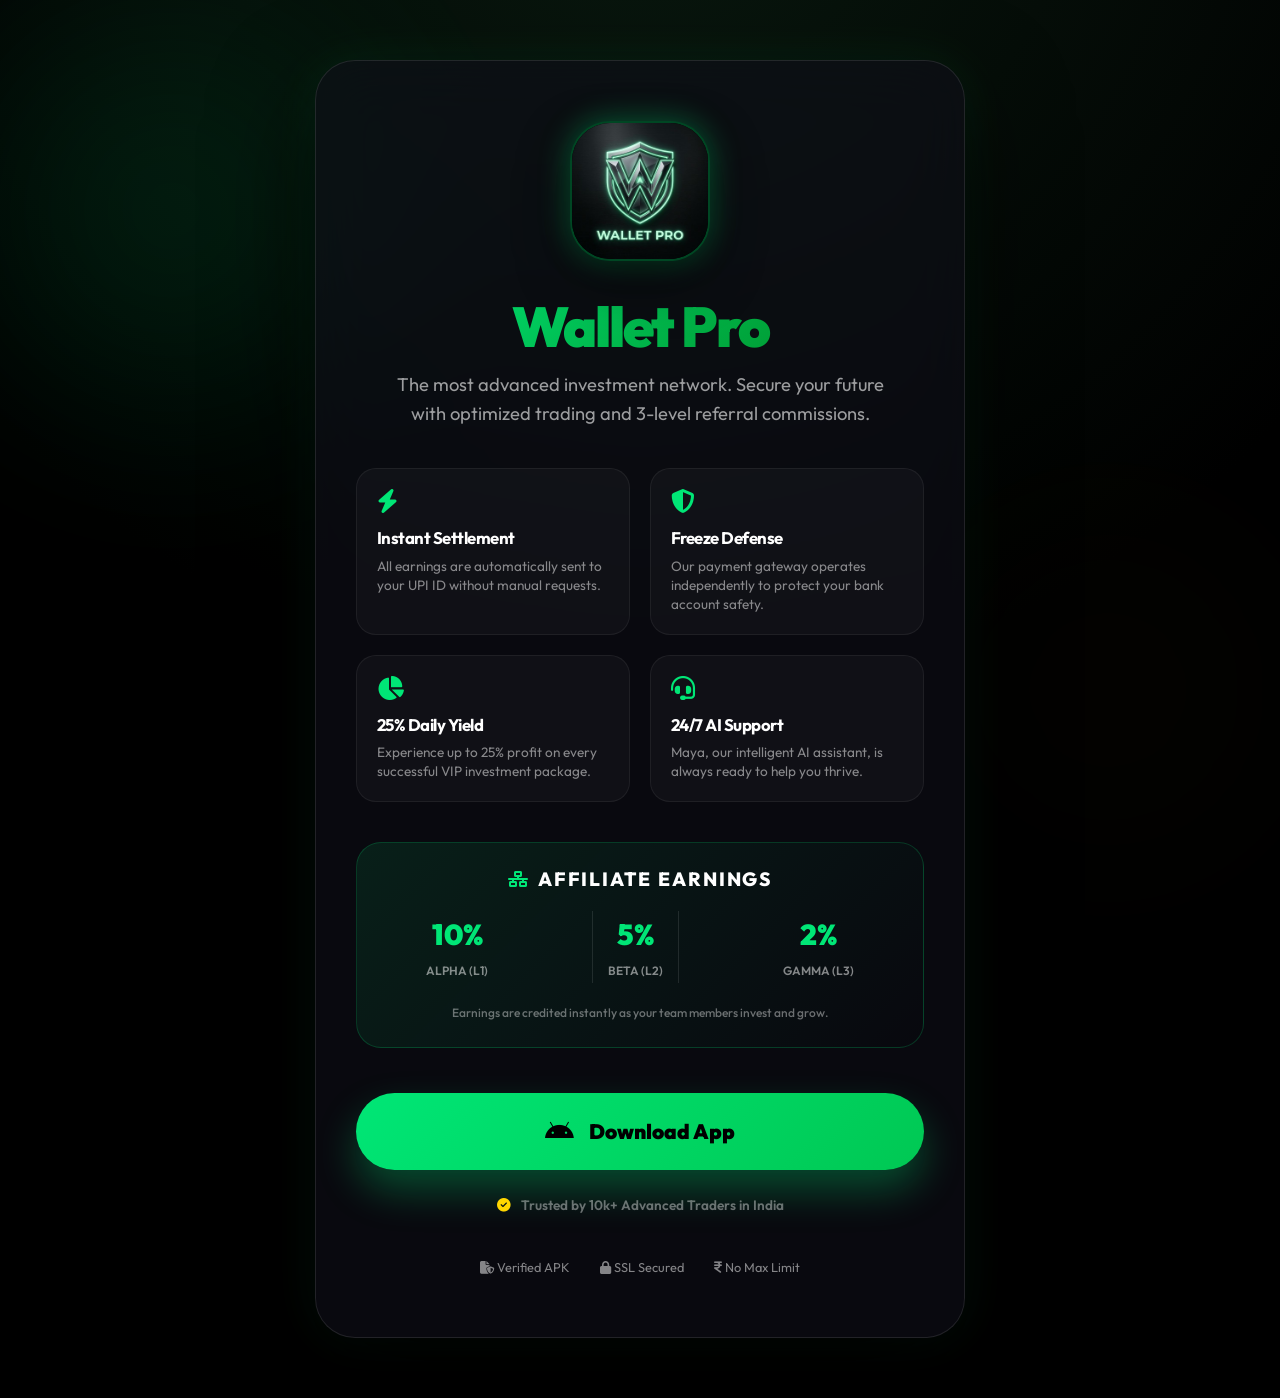
<file: download.html>
<!DOCTYPE html>
<html lang="en">
<head>
    <meta charset="UTF-8">
    <meta name="viewport" content="width=device-width, initial-scale=1.0">
    <title>Download Wallet Pro | Premium Investment App</title>
    <!-- Fonts -->
    <link rel="preconnect" href="https://fonts.googleapis.com">
    <link rel="preconnect" href="https://fonts.gstatic.com" crossorigin>
    <link href="https://fonts.googleapis.com/css2?family=Outfit:wght@300;400;500;600;700;800;900&display=swap" rel="stylesheet">
    <!-- Icons -->
    <link rel="stylesheet" href="https://cdnjs.cloudflare.com/ajax/libs/font-awesome/6.4.0/css/all.min.css">
    <!-- Global Styles -->
    <link rel="stylesheet" href="styles.css">
    
    <style>
        :root {
            --brand-main: #00e676;
            --brand-dark: #050a06;
            --brand-glow: rgba(0, 230, 118, 0.4);
        }
        
        body {
            font-family: 'Outfit', sans-serif;
            background: #000;
            color: white;
            margin: 0;
            padding: 0;
            overflow-x: hidden;
        }

        /* Animated Ambient Background */
        .ambient-bg {
            position: fixed;
            inset: 0;
            z-index: -1;
            background: radial-gradient(circle at 50% -20%, #0a1a10 0%, #000 70%);
        }

        .glow-sphere {
            position: absolute;
            width: 600px;
            height: 600px;
            background: radial-gradient(circle, var(--brand-glow) 0%, transparent 70%);
            border-radius: 50%;
            filter: blur(80px);
            opacity: 0.3;
            animation: pulse-glow 10s infinite alternate;
        }

        @keyframes pulse-glow {
            from { opacity: 0.2; transform: scale(1); }
            to { opacity: 0.4; transform: scale(1.2); }
        }

        /* Hero Container */
        .container-hero {
            max-width: 1100px;
            margin: 0 auto;
            padding: 60px 20px;
            display: flex;
            flex-direction: column;
            align-items: center;
        }

        .hero-card {
            background: rgba(15, 15, 25, 0.6);
            backdrop-filter: blur(30px);
            -webkit-backdrop-filter: blur(30px);
            border: 1px solid rgba(255, 255, 255, 0.1);
            border-radius: 40px;
            padding: 60px 40px;
            width: 100%;
            max-width: 650px;
            text-align: center;
            box-shadow: 0 40px 100px rgba(0,0,0,0.8), 0 0 50px rgba(0, 230, 118, 0.1);
            position: relative;
        }

        @keyframes float {
            0%, 100% { transform: translateY(0); }
            50% { transform: translateY(-15px); }
        }

        .app-logo-main {
            width: 140px;
            height: 140px;
            border-radius: 40px;
            margin-bottom: 30px;
            box-shadow: 0 20px 50px rgba(0,0,0,0.5), 0 0 30px rgba(0, 230, 118, 0.4);
            border: 2.5px solid rgba(0, 230, 118, 0.3);
            animation: float 5s infinite ease-in-out;
            background: #000;
            display: relative;
            z-index: 5;
        }

        h1.hero-title {
            font-size: 3.5rem;
            font-weight: 900;
            margin: 0 0 15px 0;
            letter-spacing: -0.04em;
            line-height: 1;
        }

        p.hero-subtitle {
            font-size: 1.15rem;
            color: rgba(255,255,255,0.6);
            line-height: 1.6;
            margin-bottom: 40px;
            max-width: 500px;
            margin-left: auto;
            margin-right: auto;
        }

        /* Features Section */
        .grid-features {
            display: grid;
            grid-template-columns: 1fr 1fr;
            gap: 20px;
            margin-bottom: 40px;
            text-align: left;
        }

        .feature-card {
            background: rgba(255,255,255,0.03);
            border: 1px solid rgba(255,255,255,0.06);
            padding: 20px;
            border-radius: 20px;
            transition: transform 0.3s;
        }

        .feature-card:hover {
            background: rgba(255,255,255,0.05);
            transform: translateY(-5px);
        }

        .feature-card i {
            font-size: 1.5rem;
            color: var(--brand-main);
            margin-bottom: 15px;
            display: block;
        }

        .feature-card h3 {
            font-size: 1.05rem;
            margin: 0 0 8px 0;
            color: white;
            font-weight: 700;
        }

        .feature-card p {
            font-size: 0.85rem;
            color: rgba(255,255,255,0.5);
            margin: 0;
            line-height: 1.4;
        }

        /* Commission Section */
        .commission-box {
            background: linear-gradient(135deg, rgba(0, 230, 118, 0.1), rgba(0,0,0,0));
            border: 1px solid rgba(0, 230, 118, 0.2);
            border-radius: 25px;
            padding: 25px;
            margin-bottom: 45px;
        }

        .comm-header {
            display: flex;
            align-items: center;
            justify-content: center;
            gap: 10px;
            margin-bottom: 20px;
        }

        .comm-header h2 {
            font-size: 1.2rem;
            margin: 0;
            text-transform: uppercase;
            letter-spacing: 0.1em;
            font-weight: 800;
        }

        .comm-tiers {
            display: flex;
            justify-content: space-around;
            gap: 15px;
        }

        .tier-item {
            text-align: center;
        }

        .tier-val {
            font-size: 1.8rem;
            font-weight: 900;
            color: var(--brand-main);
            display: block;
        }

        .tier-label {
            font-size: 0.75rem;
            color: rgba(255,255,255,0.5);
            font-weight: 600;
            text-transform: uppercase;
        }

        /* Action Buttons */
        .btn-download {
            background: linear-gradient(135deg, #00e676, #00c853);
            color: black;
            text-decoration: none;
            padding: 22px 40px;
            border-radius: 60px;
            font-size: 1.3rem;
            font-weight: 900;
            display: flex;
            align-items: center;
            justify-content: center;
            gap: 15px;
            box-shadow: 0 20px 40px rgba(0, 230, 118, 0.3);
            transition: all 0.3s;
            margin-bottom: 25px;
        }

        .btn-download:hover {
            transform: scale(1.05);
            box-shadow: 0 25px 60px rgba(0, 230, 118, 0.5);
        }

        .btn-download i {
            font-size: 1.6rem;
        }

        .trust-badge {
            display: flex;
            align-items: center;
            justify-content: center;
            gap: 10px;
            font-size: 0.85rem;
            color: rgba(255,255,255,0.4);
            font-weight: 600;
        }

        .trust-badge i {
            color: #ffd700;
        }

        /* Mobile Adjustments */
        @media (max-width: 600px) {
            h1.hero-title { font-size: 2.5rem; }
            .grid-features { grid-template-columns: 1fr; }
            .hero-card { padding: 40px 20px; }
            .comm-tiers { flex-direction: column; gap: 20px; }
        }
    </style>
</head>
<body>

    <div class="ambient-bg">
        <div class="glow-sphere" style="top: -10%; left: -10%;"></div>
        <div class="glow-sphere" style="bottom: -10%; right: -10%; background: radial-gradient(circle, #ffd70010 0%, transparent 70%);"></div>
    </div>

    <div class="container-hero">
        <div class="hero-card">
            
            <img src="wallet_logo_1024.png" alt="Wallet Pro" class="app-logo-main">

            <h1 class="hero-title text-gradient">Wallet Pro</h1>
            <p class="hero-subtitle">The most advanced investment network. Secure your future with optimized trading and 3-level referral commissions.</p>

            <!-- Features Grid -->
            <div class="grid-features">
                <div class="feature-card">
                    <i class="fa-solid fa-bolt"></i>
                    <h3>Instant Settlement</h3>
                    <p>All earnings are automatically sent to your UPI ID without manual requests.</p>
                </div>
                <div class="feature-card">
                    <i class="fa-solid fa-shield-halved"></i>
                    <h3>Freeze Defense</h3>
                    <p>Our payment gateway operates independently to protect your bank account safety.</p>
                </div>
                <div class="feature-card">
                    <i class="fa-solid fa-chart-pie"></i>
                    <h3>25% Daily Yield</h3>
                    <p>Experience up to 25% profit on every successful VIP investment package.</p>
                </div>
                <div class="feature-card">
                    <i class="fa-solid fa-headset"></i>
                    <h3>24/7 AI Support</h3>
                    <p>Maya, our intelligent AI assistant, is always ready to help you thrive.</p>
                </div>
            </div>

            <!-- Commission Highlight -->
            <div class="commission-box">
                <div class="comm-header">
                    <i class="fa-solid fa-network-wired" style="color:#00e676;"></i>
                    <h2>Affiliate Earnings</h2>
                </div>
                <div class="comm-tiers">
                    <div class="tier-item">
                        <span class="tier-val">10%</span>
                        <span class="tier-label">Alpha (L1)</span>
                    </div>
                    <div class="tier-item" style="border-left: 1px solid rgba(255,255,255,0.1); border-right: 1px solid rgba(255,255,255,0.1); padding: 0 15px;">
                        <span class="tier-val">5%</span>
                        <span class="tier-label">Beta (L2)</span>
                    </div>
                    <div class="tier-item">
                        <span class="tier-val">2%</span>
                        <span class="tier-label">Gamma (L3)</span>
                    </div>
                </div>
                <p style="font-size: 0.75rem; color: rgba(255,255,255,0.4); margin-top: 20px; font-weight: 500;">Earnings are credited instantly as your team members invest and grow.</p>
            </div>

            <!-- Updated to use the local APK file provided by you -->
            <a href="wallet%20pro.apk" download="WalletPro.apk" class="btn-download">
                <i class="fa-brands fa-android"></i> Download App
            </a>

            <div class="trust-badge">
                <i class="fa-solid fa-circle-check"></i>
                <span>Trusted by 10k+ Advanced Traders in India</span>
            </div>

            <div style="margin-top: 40px; display: flex; justify-content: center; gap: 30px; opacity: 0.5; font-size: 0.8rem;">
                 <span><i class="fa-solid fa-file-shield"></i> Verified APK</span>
                 <span><i class="fa-solid fa-lock"></i> SSL Secured</span>
                 <span><i class="fa-solid fa-indian-rupee-sign"></i> No Max Limit</span>
        </div>
    </div>

</body>
</html>
</html>
</file>
<file: styles.css>
/* =============================================
   WALLET PRO - PREMIUM DARK UI
   Enhanced Design System v2.0
   ============================================= */

@import url('https://fonts.googleapis.com/css2?family=Inter:wght@300;400;500;600;700;800;900&display=swap');

:root {
    /* Colors - Green and Black Gradient Theme */
    --bg-color: #000000;
    --bg-secondary: #050a06;
    --bg-primary: #000000;
    --card-bg: rgba(0, 40, 20, 0.2);
    --card-bg-solid: #08120a;
    --card-border: rgba(0, 200, 83, 0.12);
    --card-border-hover: rgba(0, 200, 83, 0.3);

    --text-primary: #ffffff;
    --text-muted: #81c784;
    --text-secondary: #e0f2f1;

    /* Accent - Neon Mint & Forest */
    --accent-start: #00e676;
    --accent-end: #008822;
    --accent-gradient: linear-gradient(135deg, var(--accent-start), var(--accent-end));
    --accent-glow: rgba(0, 230, 118, 0.35);

    /* Semantic */
    --success: #00e676;
    --success-bg: rgba(5, 255, 113, 0.08);
    --pending: #ffab00;
    --pending-bg: rgba(255, 171, 0, 0.08);
    --failed: #ff5252;
    --failed-bg: rgba(255, 82, 82, 0.08);
    --danger: #ff5252;
    --warning: #ffd700;

    /* Surfaces */
    --nav-bg: rgba(0, 0, 0, 0.95);
    --glass: rgba(18, 38, 26, 0.45);
    --glass-hover: rgba(18, 38, 26, 0.65);
    --border-glass: rgba(0, 200, 83, 0.1);
    --border-glow: rgba(0, 200, 83, 0.2);
    --glass-border: rgba(0, 230, 118, 0.15);

    /* Shadows - Deep Dim */
    --shadow-sm: 0 4px 12px rgba(0,0,0,0.3);
    --shadow-md: 0 12px 35px rgba(0,0,0,0.4);
    --shadow-lg: 0 25px 60px rgba(0,0,0,0.6);
    --shadow-accent: 0 10px 35px rgba(0,200,83,0.15);
    --shadow-card: 0 10px 25px rgba(0,0,0,0.25), 0 1px 1px rgba(255,255,255,0.03) inset;
    --shadow: 0 10px 40px rgba(0, 0, 0, 0.8);

    /* Radius */
    --radius-sm: 8px;
    --radius-md: 14px;
    --radius-lg: 20px;
    --radius-xl: 28px;

    --transition-speed: 0.3s;
}

/* ========================
   RESET & BASE
   ======================== */
*, *::before, *::after {
    margin: 0;
    padding: 0;
    box-sizing: border-box;
    scrollbar-width: thin;
    scrollbar-color: rgba(0,200,83,0.2) transparent;
}
input, button, textarea, select {
    font-family: inherit;
}
::-webkit-scrollbar { width: 5px; }
::-webkit-scrollbar-track { background: transparent; }
::-webkit-scrollbar-thumb { background: rgba(0,200,83,0.3); border-radius: 99px; }

html { 
    scroll-behavior: smooth; 
    overscroll-behavior: none; /* Prevents pull-to-refresh / rubber band at roots */
}

body {
    background: radial-gradient(circle at top right, #001a08, #000000);
    color: var(--text-primary);
    font-family: 'Inter', sans-serif;
    margin: 0;
    padding: 0;
    line-height: 1.6;
    overflow-x: hidden;
    min-height: 100vh;
}

/* ========================
   TYPOGRAPHY
   ======================== */
h1, h2, h3, h4, h5, h6 {
    font-weight: 700;
    letter-spacing: -0.03em;
    line-height: 1.2;
}
h3 { font-size: 1.05rem; }
h4 { font-size: 0.95rem; }

.text-gradient {
    background: var(--accent-gradient);
    background-clip: text;
    -webkit-background-clip: text;
    -webkit-text-fill-color: transparent;
}
.text-success { color: var(--success) !important; }
.text-muted-val { color: var(--text-muted) !important; }

/* ========================
   UTILITIES
   ======================== */
.container {
    max-width: 1200px;
    margin: 0 auto;
    padding: 0 18px;
}
.hidden { display: none !important; }
.flex-center { display: flex; align-items: center; justify-content: center; }

/* ========================
   ANIMATIONS
   ======================== */
@keyframes fadeIn {
    from { opacity: 0; transform: translateY(18px); }
    to { opacity: 1; transform: translateY(0); }
}
@keyframes float {
    0%, 100% { transform: translateY(0) rotate(0deg); opacity: 0.07; }
    50% { transform: translateY(-22px) rotate(12deg); opacity: 0.18; }
}
@keyframes float-center {
    0%   { transform: translate(-50%,-50%) rotate(0deg) scale(1); opacity: 0.04; }
    25%  { transform: translate(-40%,-60%) rotate(90deg) scale(1.2); opacity: 0.12; }
    50%  { transform: translate(-60%,-40%) rotate(180deg) scale(1); opacity: 0.04; }
    75%  { transform: translate(-40%,-40%) rotate(270deg) scale(1.2); opacity: 0.12; }
    100% { transform: translate(-50%,-50%) rotate(360deg) scale(1); opacity: 0.04; }
}
@keyframes pulse-accent {
    0%, 100% { box-shadow: 0 0 20px var(--accent-glow); }
    50%       { box-shadow: 0 0 40px var(--accent-glow), 0 0 70px rgba(255,255,255,0.2); }
}
@keyframes bounce {
    0%,20%,50%,80%,100% { transform: translateY(0); }
    40%  { transform: translateY(-12px); }
    60%  { transform: translateY(-6px); }
}
@keyframes gold-shine {
    0%   { background-position: 0% 50%; }
    50%  { background-position: 100% 50%; }
    100% { background-position: 0% 50%; }
}
@keyframes gold-float {
    0%, 100% { transform: translateY(0); }
    50%  { transform: translateY(-4px); }
}
@keyframes progress-shine {
    0%   { background-position: 100% 0; }
    100% { background-position: -100% 0; }
}
@keyframes rotate-bg {
    from { transform: rotate(0deg); }
    to   { transform: rotate(360deg); }
}
@keyframes shimmer {
    0%   { background-position: -200% center; }
    100% { background-position: 200% center; }
}
@keyframes card-glow-in {
    from { box-shadow: var(--shadow-card); }
    to   { box-shadow: var(--shadow-card), 0 0 30px var(--accent-glow); }
}
@keyframes pulse-blue {
    0%, 100% { box-shadow: 0 0 20px rgba(0, 200, 83, 0.4); }
    50%       { box-shadow: 0 0 45px rgba(0, 200, 83, 0.75), 0 0 80px rgba(255,255,255,0.3); }
}

@keyframes slideUp {
    from { transform: translateY(100%); opacity: 0; }
    to { transform: translateY(0); opacity: 1; }
}

@keyframes typing {
    0%, 100% { transform: translateY(0); opacity: 0.3; }
    50% { transform: translateY(-4px); opacity: 1; }
}

.typing-dot {
    width: 6px;
    height: 6px;
    background: var(--success);
    border-radius: 50%;
    animation: typing 1.2s infinite ease-in-out;
}
.typing-dot:nth-child(2) { animation-delay: 0.2s; }
.typing-dot:nth-child(3) { animation-delay: 0.4s; }

.animate-fade-in { animation: fadeIn 0.6s ease-out forwards; }

/* ========================
   LOGO
   ======================== */
.logo-attractive {
    font-family: 'Inter', sans-serif;
    font-weight: 800;
    color: #fff;
    display: inline-flex;
    align-items: center;
    gap: 8px;
    text-decoration: none;
    letter-spacing: -0.02em;
}
.logo-attractive i {
    background: var(--accent-gradient);
    -webkit-background-clip: text;
    -webkit-text-fill-color: transparent;
    background-clip: text;
    font-size: 1.1em;
}

/* ========================
   BUTTONS
   ======================== */
.btn {
    padding: 11px 22px;
    border-radius: var(--radius-md);
    border: none;
    font-weight: 600;
    font-size: 0.9rem;
    cursor: pointer;
    transition: all 0.25s cubic-bezier(0.25, 0.8, 0.25, 1);
    display: inline-flex;
    align-items: center;
    justify-content: center;
    gap: 8px;
    position: relative;
    overflow: hidden;
    letter-spacing: -0.01em;
}
.btn::after {
    content: '';
    position: absolute;
    inset: 0;
    background: linear-gradient(rgba(255,255,255,0.1), transparent);
    opacity: 0;
    transition: opacity 0.2s;
}
.btn:hover::after { opacity: 1; }

.btn-primary {
    background: var(--accent-gradient);
    color: white;
    box-shadow: 0 4px 18px rgba(0,200,83,0.35);
}
.btn-primary:hover {
    transform: translateY(-2px);
    box-shadow: 0 8px 28px rgba(0,200,83,0.5);
}
.btn-primary:active { transform: translateY(0); }

.btn-outline {
    background: transparent;
    border: 1px solid var(--border-glass);
    color: var(--text-secondary);
    font-size: 0.8rem;
    padding: 7px 14px;
    border-radius: var(--radius-sm);
}
.btn-outline:hover {
    border-color: var(--accent-start);
    color: white;
    background: rgba(0,200,83,0.08);
}

.btn-get-started-trigger {
    padding: 18px 56px;
    font-size: 1.35rem;
    border-radius: 50px;
    background: var(--accent-gradient);
    box-shadow: 0 0 30px rgba(0,200,83,0.5);
    letter-spacing: 0.5px;
    text-transform: uppercase;
    font-weight: 800;
    animation: pulse-accent 2.5s infinite ease-in-out;
    margin-top: 20px;
    color: white;
}
.btn-get-started-trigger:hover {
    transform: translateY(-4px) scale(1.04);
    box-shadow: 0 0 60px rgba(0,200,83,0.8);
}
.btn-get-started-trigger i { transition: transform 0.3s; }
.btn-get-started-trigger:hover i { transform: translateX(6px); }

/* ========================
   FORMS
   ======================== */
.form-group { margin-bottom: 18px; }
.form-label {
    display: block;
    margin-bottom: 7px;
    color: var(--text-muted);
    font-size: 0.85rem;
    font-weight: 500;
    letter-spacing: 0.01em;
}
.form-input {
    width: 100%;
    padding: 12px 14px;
    background: rgba(0, 200, 83, 0.08);
    border: 1px solid var(--border-glass);
    border-radius: var(--radius-md);
    color: var(--text-primary);
    font-size: 0.95rem;
    transition: border-color 0.2s, box-shadow 0.2s, background 0.2s;
}
.form-input::placeholder { color: var(--text-muted); }
.form-input:focus {
    outline: none;
    border-color: var(--accent-start);
    background: rgba(0,200,83,0.05);
    box-shadow: 0 0 0 3px rgba(0,200,83,0.12);
}
.form-input option { background: #12121e; color: white; }

/* ========================
   CARDS
   ======================== */
.card {
    background: var(--card-bg);
    border: 1px solid var(--card-border);
    border-radius: var(--radius-lg);
    padding: 20px;
    margin-bottom: 14px;
    box-shadow: var(--shadow-card);
    backdrop-filter: blur(16px);
    -webkit-backdrop-filter: blur(16px);
    transition: border-color 0.3s, box-shadow 0.3s, transform 0.3s;
    position: relative;
    overflow: hidden;
}
.card::before {
    content: '';
    position: absolute;
    top: 0; left: 0; right: 0;
    height: 1px;
    background: linear-gradient(90deg, transparent, rgba(0, 200, 83, 0.08), transparent);
}
.card:hover {
    border-color: var(--card-border-hover);
    transform: translateY(-2px);
    box-shadow: var(--shadow-card), 0 0 30px rgba(0,200,83,0.08);
}
.card-header {
    display: flex;
    justify-content: space-between;
    align-items: center;
    margin-bottom: 16px;
}

/* ========================
   STATUS BADGES
   ======================== */
.status-badge {
    padding: 4px 10px;
    border-radius: 20px;
    font-size: 0.72rem;
    font-weight: 700;
    letter-spacing: 0.04em;
    text-transform: uppercase;
}
.status-success { background: var(--success-bg); color: var(--success); border: 1px solid rgba(0,229,160,0.2); }
.status-pending { background: var(--pending-bg); color: var(--pending); border: 1px solid rgba(255,205,60,0.2); color: #000; }
.status-failed  { background: var(--failed-bg); color: var(--failed); border: 1px solid rgba(255,69,105,0.2); }

/* ========================
   TRANSACTIONS
   ======================== */
.transaction-item {
    display: flex;
    justify-content: space-between;
    align-items: center;
    padding: 12px 0;
    border-bottom: 1px solid rgba(0, 200, 83, 0.08);
    transition: background 0.2s;
}
.transaction-item:last-child { border-bottom: none; }

/* ========================
   STAT VALUE
   ======================== */
.stat-value {
    font-size: 1.5rem;
    font-weight: 800;
    letter-spacing: -0.03em;
}

/* ========================
   LANDING PAGE
   ======================== */
#landing-page {
    min-height: 100vh;
    background: radial-gradient(circle at bottom left, #001a08, #000000);
    text-align: center;
    overflow-x: hidden;
    position: relative;
}
.landing-hero {
    min-height: 100dvh;
    display: flex;
    flex-direction: column;
    justify-content: center;
    align-items: center;
    position: relative;
}
.landing-section {
    padding: 80px 0;
    position: relative;
    z-index: 2;
    background: rgba(255, 255, 255, 0.7);
    backdrop-filter: blur(20px);
    border-top: 1px solid rgba(0, 200, 83, 0.08);
}
.features-grid {
    display: grid;
    grid-template-columns: repeat(auto-fit, minmax(230px, 1fr));
    gap: 24px;
    margin-top: 40px;
    padding: 0 20px;
}
.feature-card {
    background: var(--glass);
    border: 1px solid var(--border-glass);
    border-radius: var(--radius-lg);
    padding: 28px 24px;
    transition: transform 0.3s, background 0.3s, border-color 0.3s;
    position: relative;
    overflow: hidden;
}
.feature-card::before {
    content: '';
    position: absolute;
    top: 0; left: 0; right: 0;
    height: 2px;
    background: var(--accent-gradient);
    opacity: 0;
    transition: opacity 0.3s;
}
.feature-card:hover {
    transform: translateY(-6px);
    background: var(--glass-hover);
    border-color: rgba(0,200,83,0.25);
}
.feature-card:hover::before { opacity: 1; }
.feature-icon {
    font-size: 2.2rem;
    margin-bottom: 18px;
    background: var(--accent-gradient);
    background-clip: text;
    -webkit-background-clip: text;
    -webkit-text-fill-color: transparent;
}
.stats-container {
    display: flex;
    justify-content: space-around;
    flex-wrap: wrap;
    gap: 40px;
    margin-top: 40px;
}
.stat-item { text-align: center; }
.stat-number {
    font-size: 3rem;
    font-weight: 800;
    margin-bottom: 5px;
    letter-spacing: -0.04em;
}
.hero-logo { font-size: 3rem; margin-bottom: 1rem; position: relative; }
.hero-tagline {
    font-size: 1.35rem;
    color: var(--text-muted);
    margin-bottom: 2rem;
    max-width: 580px;
    line-height: 1.6;
}

/* Floating background icons */
.floating-elements {
    position: absolute;
    top: 0; left: 0;
    width: 100%; height: 100%;
    overflow: hidden;
    z-index: 1;
    pointer-events: none;
}
.float-icon {
    position: absolute;
    color: rgba(0, 200, 83, 0.08);
    font-size: 3rem;
    animation: float 10s infinite ease-in-out;
}
.icon-1 { top:15%; left:10%; font-size:4rem; color:rgba(0,200,83,0.08); animation-duration:12s; }
.icon-2 { top:20%; right:15%; font-size:3.5rem; color:rgba(0, 200, 83, 0.08); animation-duration:15s; animation-delay:2s; }
.icon-3 { bottom:20%; left:15%; font-size:5rem; color:rgba(255,215,0,0.06); animation-duration:18s; animation-delay:1s; }
.icon-4 { bottom:25%; right:10%; font-size:3rem; animation-duration:14s; animation-delay:3s; }
.icon-5 { top:50%; left:50%; font-size:2.5rem; transform:translate(-50%,-50%); color:rgba(0,229,160,0.07); animation:float-center 20s infinite linear; }

/* ========================
   APP HEADER (Mobile)
   ======================== */
.app-header {
    position: sticky;
    top: 0;
    z-index: 1000;
    background: rgba(0, 0, 0, 0.9);
    backdrop-filter: blur(20px);
    -webkit-backdrop-filter: blur(20px);
    display: flex;
    justify-content: space-between;
    align-items: center;
    padding: 13px 18px;
    border-bottom: 1px solid var(--border-glass);
    box-shadow: 0 4px 20px rgba(0,0,0,0.3);
}
@media (min-width: 768px) { .app-header { display: none; } }

#header-profile-trigger {
    z-index: 1002;
    cursor: pointer;
    transition: transform 0.2s;
}
#header-profile-trigger:active { transform: scale(0.92); }

/* ========================
   NAVBAR
   ======================== */
.navbar {
    position: fixed;
    bottom: 0; left: 0;
    width: 100%;
    background: rgba(0, 0, 0, 0.95);
    backdrop-filter: blur(24px);
    -webkit-backdrop-filter: blur(24px);
    border-top: 1px solid var(--border-glass);
    display: flex;
    justify-content: space-around;
    padding: 10px 0 12px;
    z-index: 1000;
    box-shadow: 0 -4px 30px rgba(0,0,0,0.5);
}
@media (min-width: 768px) {
    .navbar {
        top: 0; bottom: auto;
        border-top: none;
        border-bottom: 1px solid var(--border-glass);
        justify-content: center;
        gap: 48px;
        padding: 16px 0;
    }
    #app-dashboard { padding-top: 80px; padding-bottom: 0; }
}

.nav-item {
    color: var(--text-muted);
    text-decoration: none;
    font-size: 0.78rem;
    display: flex;
    flex-direction: column;
    align-items: center;
    gap: 3px;
    transition: color 0.25s;
    cursor: pointer;
    padding: 4px 8px;
    border-radius: var(--radius-sm);
    position: relative;
}
.nav-item i {
    font-size: 1.2rem;
    margin-bottom: 1px;
    transition: transform 0.2s;
}
.nav-item:hover i { transform: translateY(-2px); }
.nav-item:hover { color: var(--text-secondary); }
.nav-item.active { color: white; }
.nav-item.active i {
    background: var(--accent-gradient);
    -webkit-background-clip: text;
    -webkit-text-fill-color: transparent;
    background-clip: text;
}
.nav-item.active span {
    background: var(--accent-gradient);
    background-clip: text;
    -webkit-background-clip: text;
    -webkit-text-fill-color: transparent;
    font-weight: 700;
}
.nav-item.active::after {
    content: '';
    position: absolute;
    bottom: -12px;
    left: 50%;
    transform: translateX(-50%);
    width: 18px; height: 3px;
    background: var(--accent-gradient);
    border-radius: 3px 3px 0 0;
}

/* ========================
   SECTIONS / DASHBOARD
   ======================== */
#app-dashboard {
    min-height: 100vh;
    padding-bottom: 80px;
}
.section { padding: 18px 0; }

/* ========================
   PROFILE
   ======================== */
.profile-header {
    text-align: center;
    padding: 36px 0;
}
.profile-avatar {
    width: 96px; height: 96px;
    border-radius: 50%;
    background: var(--card-bg-solid);
    border: 3px solid transparent;
    background-clip: padding-box;
    margin: 0 auto 16px;
    display: flex;
    align-items: center;
    justify-content: center;
    font-size: 2rem;
    color: var(--text-muted);
    box-shadow: 0 0 0 3px rgba(0,200,83,0.4), var(--shadow-md);
    position: relative;
}

/* ========================
   SPIN WIDGET
   ======================== */
.spin-float-btn {
    position: fixed;
    bottom: 90px;
    right: 18px;
    width: 56px; height: 56px;
    background: var(--accent-gradient);
    border-radius: 50%;
    display: flex;
    align-items: center;
    justify-content: center;
    color: white;
    font-size: 1.4rem;
    box-shadow: 0 4px 20px rgba(0,200,83,0.55);
    cursor: pointer;
    z-index: 2000;
    transition: transform 0.3s, box-shadow 0.3s;
    animation: bounce 2.5s infinite;
    border: none;
}
.spin-float-btn:hover {
    transform: scale(1.12);
    box-shadow: 0 6px 30px rgba(0,200,83,0.75);
}

/* ========================
   SPIN MODAL
   ======================== */
.spin-modal {
    position: fixed;
    top: 0; left: 0;
    width: 100%; height: 100%;
    background: rgba(0, 0, 0, 0.85);
    backdrop-filter: blur(10px);
    z-index: 3000;
    display: flex;
    align-items: center;
    justify-content: center;
}
.spin-modal-content {
    background: linear-gradient(145deg, #0f0f1e, #050a06);
    border: 1px solid rgba(0,200,83,0.2);
    padding: 28px 24px;
    border-radius: var(--radius-xl);
    position: relative;
    text-align: center;
    width: 90%;
    max-width: 400px;
    box-shadow: 0 0 60px rgba(0,200,83,0.2), 0 30px 60px rgba(0,0,0,0.6);
}
.close-spin-btn {
    position: absolute;
    top: 14px; right: 14px;
    background: rgba(0, 200, 83, 0.08);
    border: none;
    color: var(--text-muted);
    font-size: 1rem;
    cursor: pointer;
    width: 32px; height: 32px;
    border-radius: 50%;
    display: flex; align-items: center; justify-content: center;
    transition: background 0.2s, color 0.2s;
}
.close-spin-btn:hover { background: rgba(255,255,255,0.12); color: white; }

/* Wheel Styles */
.wheel-container {
    position: relative;
    width: 300px; height: 300px;
    margin: 20px auto;
    border-radius: 50%;
    padding: 15px;
    background: #333;
    border: 5px solid #222;
    box-shadow: 0 0 30px rgba(0,200,83,0.3), 0 0 60px rgba(0,0,0,0.8), inset 0 0 20px rgba(0,0,0,0.5);
    z-index: 1;
}

/* Dots/Lights on the rim */
.wheel-container::after {
    content: '';
    position: absolute;
    inset: 5px;
    border-radius: 50%;
    border: 3px dashed #ffd700;
    pointer-events: none;
    animation: gold-shine 5s linear infinite;
    opacity: 0.8;
}

.wheel-pointer {
    position: absolute;
    top: -15px; left: 50%;
    transform: translateX(-50%);
    width: 40px; height: 50px;
    background: linear-gradient(to bottom, #ff5722 0%, #ffc107 100%);
    clip-path: polygon(50% 100%, 0 0, 100% 0);
    z-index: 20;
    filter: drop-shadow(0 4px 10px rgba(0,0,0,0.8));
    border-top-left-radius: 5px;
    border-top-right-radius: 5px;
}
.wheel {
    width: 100%; height: 100%;
    border-radius: 50%;
    position: relative;
    transition: transform 5s cubic-bezier(0.1, 0.5, 0.1, 1);
    background: conic-gradient(from -22.5deg,
        #00c853 0deg 45deg,
        #2c3e50 45deg 90deg,
        #ffffff 90deg 135deg,
        #ffd700 135deg 180deg,
        #00c853 180deg 225deg,
        #2c3e50 225deg 270deg,
        #ffffff 270deg 315deg,
        #ffd700 315deg 360deg);
    box-shadow: inset 0 0 20px rgba(0,0,0,0.3);
}
.wheel-section {
    position: absolute;
    width: 100%; height: 100%;
    top: 0; left: 0;
}
.wheel-section span {
    position: absolute;
    top: 50%; left: 50%;
    transform-origin: 0 0;
    transform: rotate(calc(45deg * var(--i))) translateY(-106px) translateX(-50%);
    color: white;
    font-weight: 700;
    font-size: 0.82rem;
    text-shadow: 0 1px 4px rgba(0,0,0,0.9);
    white-space: normal;
    line-height: 1.2;
    width: 90px;
    text-align: center;
    direction: ltr;
}
.wheel-center {
    position: absolute;
    top: 50%; left: 50%;
    transform: translate(-50%,-50%);
    width: 56px; height: 56px;
    background: #000000;
    border-radius: 50%;
    z-index: 5;
    border: 3px solid var(--accent-start);
    display: flex;
    align-items: center;
    justify-content: center;
    color: white;
    font-size: 0.65rem;
    font-weight: bold;
    text-align: center;
    box-shadow: 0 0 20px rgba(0,200,83,0.4);
}

/* ========================
   STOCK CARDS
   ======================== */
.stock-card {
    background: linear-gradient(145deg, rgba(0, 0, 0, 0.95), rgba(40, 8, 15, 0.95));
    border: 1px solid rgba(0, 200, 83, 0.08);
    position: relative;
    overflow: hidden;
    transition: all 0.35s cubic-bezier(0.25, 0.8, 0.25, 1);
    padding: 20px;
    border-radius: var(--radius-lg);
    box-shadow: var(--shadow-card);
    backdrop-filter: blur(10px);
}
.stock-card::before {
    content: '';
    position: absolute;
    top: 0; left: 0;
    width: 100%; height: 2px;
    background: var(--accent-gradient);
}
.stock-card:hover {
    transform: translateY(-6px);
    box-shadow: 0 20px 40px rgba(0,0,0,0.5), 0 0 20px rgba(0,200,83,0.15);
    border-color: rgba(0,200,83,0.3);
}
.stock-header {
    display: flex;
    align-items: center;
    margin-bottom: 15px;
}
.stock-icon-wrapper {
    min-width: 46px; height: 46px;
    border-radius: 12px;
    background: var(--accent-gradient-soft);
    border: 1px solid rgba(0,200,83,0.15);
    display: flex;
    align-items: center;
    justify-content: center;
    color: var(--accent-start);
    font-size: 1.3rem;
    margin-right: 14px;
}
.stock-info { flex: 1; }
.stock-info h4 { font-size: 1rem; margin-bottom: 2px; color: white; font-weight: 700; }
.stock-info p { font-size: 0.78rem; color: var(--text-muted); font-weight: 500; }
.stock-stats-grid {
    display: grid;
    grid-template-columns: 1fr 1fr;
    gap: 10px;
    margin-bottom: 18px;
    background: rgba(0, 200, 83, 0.08);
    padding: 12px;
    border-radius: var(--radius-md);
    border: 1px solid rgba(0, 200, 83, 0.08);
}
.stat-box { display: flex; flex-direction: column; }
.stat-box.right { text-align: right; align-items: flex-end; }
.stat-label {
    font-size: 0.68rem;
    color: var(--text-muted);
    text-transform: uppercase;
    letter-spacing: 0.6px;
    margin-bottom: 4px;
}
.stat-badge {
    display: inline-block;
    padding: 3px 10px;
    background: var(--success-bg);
    color: var(--success);
    border-radius: 20px;
    font-size: 0.82rem;
    font-weight: 700;
    border: 1px solid rgba(0,229,160,0.2);
}
.stock-actions { margin-top: 4px; }

/* ========================
   VIP BADGE
   ======================== */
.vip-badge-container {
    display: flex;
    align-items: center;
    justify-content: center;
    gap: 15px;
    margin-top: 20px;
}
.vip-badge {
    position: relative;
    padding: 9px 22px;
    background: linear-gradient(135deg, #FFD700, #FDB931, #CCA43B, #FFD700);
    background-size: 300% 300%;
    border-radius: 30px;
    color: #1a1000;
    font-weight: 900;
    font-size: 0.85rem;
    cursor: pointer;
    box-shadow: 0 4px 20px rgba(255,215,0,0.4), inset 0 1px 1px rgba(255,255,255,0.5);
    border: 1px solid rgba(255,255,255,0.35);
    transition: all 0.3s;
    display: flex;
    align-items: center;
    gap: 7px;
    text-transform: uppercase;
    letter-spacing: 0.6px;
    animation: gold-shine 4s infinite linear, gold-float 3s ease-in-out infinite;
}
.vip-badge:hover {
    transform: translateY(-3px) scale(1.06);
    box-shadow: 0 8px 30px rgba(255,215,0,0.65);
}
.vip-badge i { font-size: 1rem; color: #3d2a00; filter: drop-shadow(0 1px 0 rgba(255,255,255,0.4)); }

/* VIP Modal */
.vip-modal-content {
    background: radial-gradient(circle at top right, #131320, #050508);
    border: 1px solid rgba(255,215,0,0.25);
    padding: 28px 24px;
    border-radius: var(--radius-xl);
    width: 90%;
    max-width: 400px;
    text-align: center;
    position: relative;
    box-shadow: 0 0 80px rgba(255,215,0,0.12), 0 30px 60px rgba(0,0,0,0.7);
    overflow: hidden;
}
.vip-modal-content::before {
    content: '';
    position: absolute;
    top: -50%; left: -50%;
    width: 200%; height: 200%;
    background: radial-gradient(circle, rgba(255,215,0,0.04) 0%, transparent 60%);
    animation: rotate-bg 20s linear infinite;
    z-index: 0;
    pointer-events: none;
}
.vip-modal-content > * { position: relative; z-index: 1; }

/* VIP Tier Cards */
.vip-tier-card {
    background: rgba(255,255,255,0.025);
    border: 1px solid rgba(0, 200, 83, 0.08);
    border-radius: var(--radius-lg);
    padding: 16px 18px;
    margin-bottom: 10px;
    display: flex;
    align-items: center;
    justify-content: space-between;
    transition: all 0.3s ease;
    cursor: default;
}
.vip-tier-card.active {
    border-color: #ffd700;
    background: linear-gradient(90deg, rgba(255,215,0,0.1), rgba(0,0,0,0));
    box-shadow: 0 4px 20px rgba(0,0,0,0.3);
    transform: scale(1.02);
}
.vip-tier-card:hover:not(.active) {
    background: rgba(0, 200, 83, 0.08);
    transform: translateX(4px);
}
.vip-tier-icon { font-size: 1.6rem; color: var(--text-muted); transition: color 0.3s, transform 0.3s; }
.vip-tier-card.active .vip-tier-icon {
    color: #ffd700;
    transform: scale(1.1);
    filter: drop-shadow(0 0 8px rgba(255,215,0,0.5));
}

/* VIP Progress Bar */
.vip-progress-bar {
    height: 10px;
    background: rgba(0, 200, 83, 0.08);
    border-radius: 99px;
    margin-top: 20px;
    overflow: hidden;
    position: relative;
    box-shadow: inset 0 1px 4px rgba(0,0,0,0.6);
}
.vip-progress-fill {
    height: 100%;
    background: linear-gradient(90deg, #FDB931, #FFD700, #FDB931);
    width: 0%;
    background-size: 200% 100%;
    animation: progress-shine 2s infinite linear;
    border-radius: 99px;
    box-shadow: 0 0 10px rgba(255,215,0,0.5);
    transition: width 0.8s cubic-bezier(0.4,0,0.2,1);
}

/* ========================
   TASK MODAL (Newbie)
   ======================== */
.task-completed {
    color: var(--success) !important;
    border-color: var(--success) !important;
    background: var(--success-bg) !important;
}

/* ========================
   MODALS (General)
   ======================== */
.modal-overlay {
    position: fixed;
    top: 0; left: 0;
    width: 100%; height: 100%;
    background: rgba(0, 0, 0, 0.85);
    backdrop-filter: blur(10px);
    z-index: 4000;
    display: flex;
    align-items: center;
    justify-content: center;
    padding: 20px;
}
.modal-box {
    background: linear-gradient(145deg, #0f0f1e, #08080f);
    border: 1px solid var(--border-glass);
    border-radius: var(--radius-xl);
    padding: 30px 26px;
    width: 100%;
    max-width: 420px;
    box-shadow: var(--shadow-lg);
    position: relative;
}

/* ========================
   BANNER CONTAINER
   ======================== */
.banner-container {
    border-radius: var(--radius-lg);
    overflow: hidden;
    box-shadow: var(--shadow-lg);
    margin-bottom: 16px;
}

/* ========================
   NEWBIE CARD ENHANCEMENT
   ======================== */
#newbie-card {
    background: linear-gradient(135deg, rgba(0,200,83,0.08), rgba(0, 200, 83, 0.08)) !important;
    border: 1px solid rgba(0,200,83,0.2) !important;
}
#newbie-card::after {
    content: '';
    position: absolute;
    bottom: -1px; left: 10%; right: 10%;
    height: 1px;
    background: linear-gradient(90deg, transparent, var(--accent-start), transparent);
}

/* ========================
   RESPONSIVE
   ======================== */
@media (max-width: 520px) {
    .card { padding: 16px; }
    .btn { padding: 10px 18px; font-size: 0.85rem; }
    h2 { font-size: 1.35rem; }
    .stat-number { font-size: 2.2rem; }
    .hero-tagline { font-size: 1.1rem; }
    .spin-float-btn { bottom: 82px; right: 14px; width: 50px; height: 50px; font-size: 1.2rem; }
}

/* ========================
   TASK SECTION HELPER STYLES
   ======================== */
.btn-task-action {
    padding: 7px 16px;
    border-radius: 30px;
    border: 1px solid rgba(255,255,255,0.2);
    background: transparent;
    color: white;
    font-size: 0.82rem;
    font-weight: 600;
    cursor: pointer;
    transition: all 0.25s;
}
.btn-task-action:hover:not(:disabled) {
    border-color: var(--accent-start);
    background: rgba(0,200,83,0.1);
    color: var(--accent-start);
}
.btn-task-action.task-completed {
    color: var(--success) !important;
    border-color: var(--success) !important;
    background: rgba(0,229,160,0.08) !important;
}

/* ========================
   HOW IT WORKS STEPS
   ======================== */
.how-step-num {
    background: var(--accent-gradient);
    width: 28px; height: 28px;
    min-width: 28px;
    border-radius: 50%;
    display: flex;
    align-items: center;
    justify-content: center;
    font-weight: 800;
    color: white;
    font-size: 0.85rem;
    box-shadow: 0 4px 12px rgba(0,200,83,0.4);
}

/* ========================
   WITHDRAW / BALANCE CARDS
   ======================== */
.balance-card {
    background: linear-gradient(135deg, rgba(0, 0, 0, 0.9), rgba(40, 8, 15, 0.9));
    border: 1px solid rgba(0,200,83,0.15);
    position: relative;
    overflow: hidden;
}
.balance-card::before {
    content: '';
    position: absolute;
    top: -60px; right: -60px;
    width: 200px; height: 200px;
    background: radial-gradient(circle, rgba(0,200,83,0.08) 0%, transparent 70%);
    pointer-events: none;
}

/* ========================
   REFERRAL SECTION
   ======================== */
.referral-tier-ring {
    position: relative;
    width: 84px; height: 84px;
    border-radius: 50%;
    border: 4px solid rgba(0, 200, 83, 0.08);
    display: flex;
    align-items: center;
    justify-content: center;
    box-shadow: inset 0 0 10px rgba(0,0,0,0.3);
}

/* ========================
   DETAIL ELEMENTS (Misc small polish)
   ======================== */
details > summary { list-style: none; }
details > summary::-webkit-details-marker { display: none; }
details[open] > summary {
    color: var(--accent-start);
}
details {
    transition: all 0.3s;
}

/* 🌟 Advanced Home Animations */
@keyframes ticker {
    0% { transform: translateX(0); }
    100% { transform: translateX(-50%); }
}

@keyframes pulse {
    0% { transform: scale(1); opacity: 0.1; }
    100% { transform: scale(1.1); opacity: 0.15; }
}

.ticker-content {
    display: flex;
    gap: 30px;
}

.ticker-content span {
    display: flex;
    align-items: center;
    gap: 6px;
}
</file>
